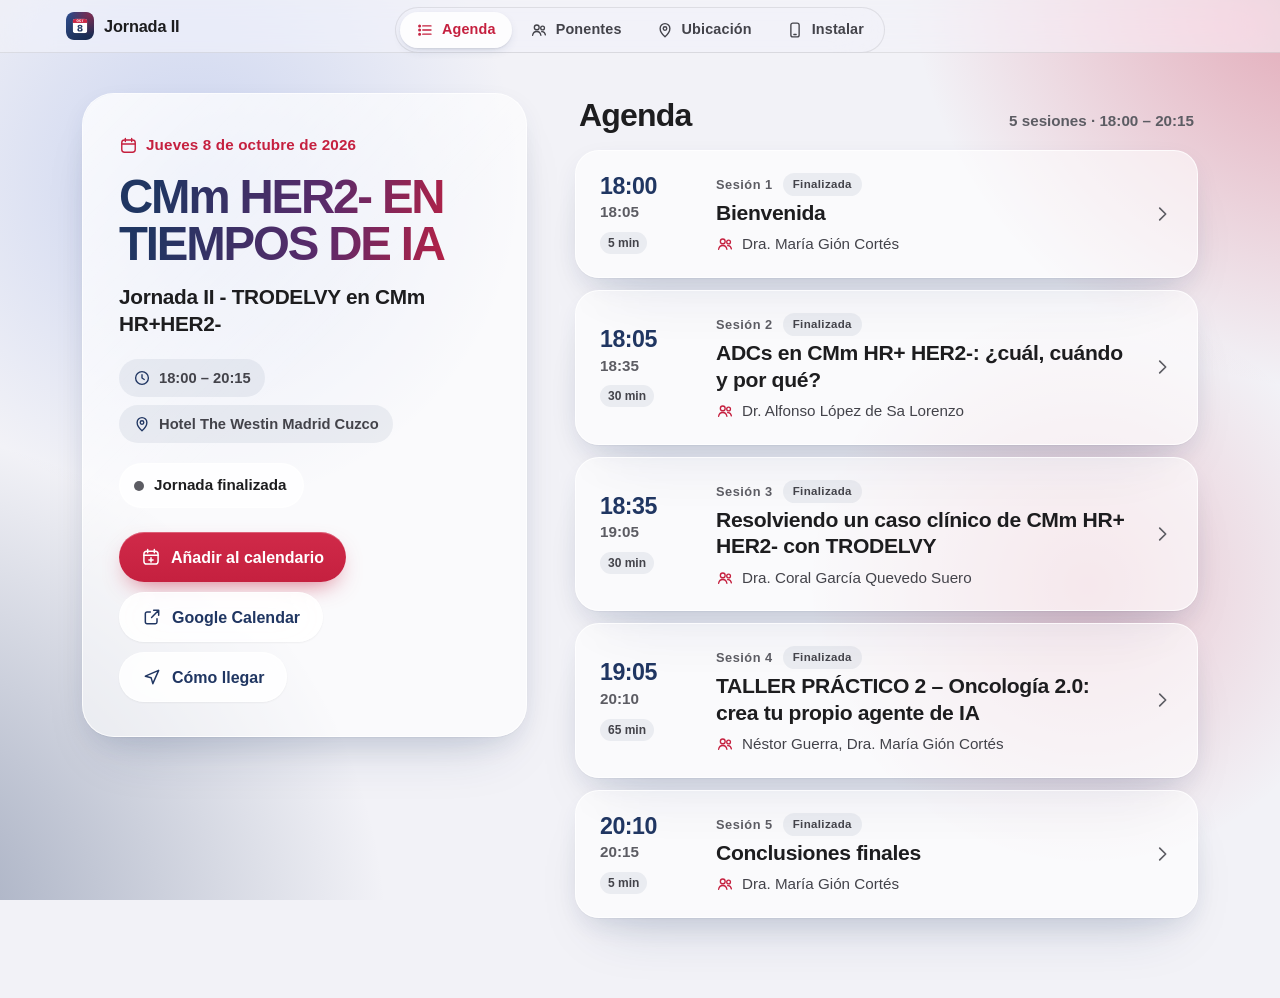
<file: index.html>
<!doctype html>
<html lang="es-ES">
<head>
  <meta charset="utf-8">
  <meta name="viewport" content="width=device-width, initial-scale=1, viewport-fit=cover">
  <title>CMm HER2- EN TIEMPOS DE IA · Jornada II</title>
  <meta name="description" content="Jornada II - TRODELVY en CMm HR+HER2- · Jueves 8 de octubre de 2026 · Hotel The Westin Madrid Cuzco">
  <meta name="robots" content="noindex, nofollow">
  <meta name="color-scheme" content="light dark">
  <meta name="theme-color" content="#f5f5f7" media="(prefers-color-scheme: light)">
  <meta name="theme-color" content="#0a0f1e" media="(prefers-color-scheme: dark)">
  <meta name="mobile-web-app-capable" content="yes">
  <meta name="apple-mobile-web-app-capable" content="yes">
  <meta name="apple-mobile-web-app-title" content="Jornada II">
  <meta name="apple-mobile-web-app-status-bar-style" content="default">
  <meta name="format-detection" content="telephone=no">
  <link rel="manifest" href="manifest.webmanifest">
  <link rel="icon" href="assets/icons/favicon.svg" type="image/svg+xml">
  <link rel="icon" href="assets/icons/favicon-32.png" sizes="32x32" type="image/png">
  <link rel="apple-touch-icon" href="assets/icons/apple-touch-icon.png">
  <link rel="stylesheet" href="assets/css/app.css">
  <script src="assets/js/data.js" defer></script>
  <script src="assets/js/app.js" defer></script>
</head>
<body>
  <a class="skip-link" href="#main">Saltar al contenido</a>

  <svg width="0" height="0" style="position:absolute" aria-hidden="true" focusable="false">
    <defs>
      <symbol id="i-calendar" viewBox="0 0 24 24"><rect x="3.5" y="5" width="17" height="15.5" rx="3.5"/><path d="M3.5 10h17M8 3v4M16 3v4"/></symbol>
      <symbol id="i-calendar-plus" viewBox="0 0 24 24"><rect x="3.5" y="5" width="17" height="15.5" rx="3.5"/><path d="M3.5 10h17M8 3v4M16 3v4M12 13v5M9.5 15.5h5"/></symbol>
      <symbol id="i-clock" viewBox="0 0 24 24"><circle cx="12" cy="12" r="8.5"/><path d="M12 7.5V12l3 2"/></symbol>
      <symbol id="i-pin" viewBox="0 0 24 24"><path d="M12 21s-6.5-5.6-6.5-11a6.5 6.5 0 0 1 13 0c0 5.4-6.5 11-6.5 11z"/><circle cx="12" cy="10" r="2.4"/></symbol>
      <symbol id="i-people" viewBox="0 0 24 24"><circle cx="9" cy="8.5" r="3.2"/><path d="M3.5 19c.6-3.2 2.8-5 5.5-5s4.9 1.8 5.5 5"/><circle cx="16.8" cy="9.3" r="2.5"/><path d="M15.6 14.2c2.4-.3 4.3 1.2 4.9 4.3"/></symbol>
      <symbol id="i-list" viewBox="0 0 24 24"><path d="M9 6.5h11M9 12h11M9 17.5h11"/><circle cx="4.8" cy="6.5" r="1.1"/><circle cx="4.8" cy="12" r="1.1"/><circle cx="4.8" cy="17.5" r="1.1"/></symbol>
      <symbol id="i-phone" viewBox="0 0 24 24"><rect x="6.5" y="2.8" width="11" height="18.4" rx="2.6"/><path d="M10.5 18h3"/></symbol>
      <symbol id="i-chevron-right" viewBox="0 0 24 24"><path d="M9.5 5.5 16 12l-6.5 6.5"/></symbol>
      <symbol id="i-chevron-left" viewBox="0 0 24 24"><path d="M14.5 5.5 8 12l6.5 6.5"/></symbol>
      <symbol id="i-copy" viewBox="0 0 24 24"><rect x="8.5" y="8.5" width="11.5" height="11.5" rx="2.6"/><path d="M15.5 5.6V5a2 2 0 0 0-2-2H6a2 2 0 0 0-2 2v7.5a2 2 0 0 0 2 2h.6"/></symbol>
      <symbol id="i-check" viewBox="0 0 24 24"><path d="m5 12.5 4.5 4.5L19 7.5"/></symbol>
      <symbol id="i-share" viewBox="0 0 24 24"><path d="M12 3v12M7.8 7.2 12 3l4.2 4.2"/><path d="M8.5 10.5H7a2 2 0 0 0-2 2V19a2 2 0 0 0 2 2h10a2 2 0 0 0 2-2v-6.5a2 2 0 0 0-2-2h-1.5"/></symbol>
      <symbol id="i-plus-square" viewBox="0 0 24 24"><rect x="3.5" y="3.5" width="17" height="17" rx="4"/><path d="M12 8v8M8 12h8"/></symbol>
      <symbol id="i-more-h" viewBox="0 0 24 24"><circle cx="5.5" cy="12" r="1.5" fill="currentColor" stroke="none"/><circle cx="12" cy="12" r="1.5" fill="currentColor" stroke="none"/><circle cx="18.5" cy="12" r="1.5" fill="currentColor" stroke="none"/></symbol>
      <symbol id="i-more-v" viewBox="0 0 24 24"><circle cx="12" cy="5.5" r="1.5" fill="currentColor" stroke="none"/><circle cx="12" cy="12" r="1.5" fill="currentColor" stroke="none"/><circle cx="12" cy="18.5" r="1.5" fill="currentColor" stroke="none"/></symbol>
      <symbol id="i-download" viewBox="0 0 24 24"><path d="M12 4v11M7.5 10.5 12 15l4.5-4.5M5 19.5h14"/></symbol>
      <symbol id="i-external" viewBox="0 0 24 24"><path d="M14 4h6v6M20 4l-8.5 8.5"/><path d="M18 14v4a2 2 0 0 1-2 2H6a2 2 0 0 1-2-2V8a2 2 0 0 1 2-2h4"/></symbol>
      <symbol id="i-map" viewBox="0 0 24 24"><path d="M9 4.5 3.5 6.8v12.7L9 17.2l6 2.3 5.5-2.3V4.5L15 6.8z"/><path d="M9 4.5v12.7M15 6.8v12.7"/></symbol>
      <symbol id="i-navigate" viewBox="0 0 24 24"><path d="M20 4 4 11l7 2 2 7z"/></symbol>
      <symbol id="i-offline" viewBox="0 0 24 24"><path d="M3 3l18 18"/><path d="M8.5 16.5a5 5 0 0 1 7 0M5 13a10 10 0 0 1 4-2.4M19 13a10 10 0 0 0-3.2-2.1M2 9.5a15 15 0 0 1 4.4-2.8M22 9.5A15 15 0 0 0 11 5.1"/><circle cx="12" cy="20" r=".8" fill="currentColor"/></symbol>
      <symbol id="i-sparkle" viewBox="0 0 24 24"><path d="M12 3.5c.6 4.3 2.6 6.9 7.5 8.5-4.9 1.6-6.9 4.2-7.5 8.5-.6-4.3-2.6-6.9-7.5-8.5 4.9-1.6 6.9-4.2 7.5-8.5z"/></symbol>
    </defs>
  </svg>

  <div class="backdrop" aria-hidden="true"></div>

  <header class="topbar">
    <div class="topbar-inner">
      <a class="brand" href="#/" aria-label="Inicio: agenda de la jornada">
        <img src="assets/icons/favicon.svg" width="28" height="28" alt="">
        <span class="brand-text">Jornada II</span>
      </a>
      <span class="net-status" id="net-status" hidden>
        <svg class="ico" aria-hidden="true"><use href="#i-offline"/></svg>Sin conexión
      </span>
    </div>
  </header>

  <nav class="tabbar" aria-label="Secciones">
    <ul>
      <li><a href="#/" data-tab="agenda"><svg class="ico" aria-hidden="true"><use href="#i-list"/></svg><span>Agenda</span></a></li>
      <li><a href="#/ponentes" data-tab="ponentes"><svg class="ico" aria-hidden="true"><use href="#i-people"/></svg><span>Ponentes</span></a></li>
      <li><a href="#/ubicacion" data-tab="ubicacion"><svg class="ico" aria-hidden="true"><use href="#i-pin"/></svg><span>Ubicación</span></a></li>
      <li data-install-tab><a href="#/instalar" data-tab="instalar"><svg class="ico" aria-hidden="true"><use href="#i-phone"/></svg><span>Instalar</span></a></li>
    </ul>
  </nav>

  <main id="main" tabindex="-1">
    <noscript>
      <div class="noscript"><h1>CMm HER2- EN TIEMPOS DE IA</h1><p>Jornada II - TRODELVY en CMm HR+HER2-</p><p>Fecha: Jueves 8 de octubre de 2026</p><p>Lugar: Hotel The Westin Madrid Cuzco<br>P.º de la Castellana, 133, Tetuán, 28046 Madrid</p><h2>Agenda</h2><ol><li><strong>18:00 – 18:05 | Bienvenida</strong><br>Dra. María Gión Cortés</li><li><strong>18:05 – 18:35 | ADCs en CMm HR+ HER2-: ¿cuál, cuándo y por qué?</strong><br>Dr. Alfonso López de Sa Lorenzo</li><li><strong>18:35 – 19:05 | Resolviendo un caso clínico de CMm HR+ HER2- con TRODELVY</strong><br>Dra. Coral García Quevedo Suero</li><li><strong>19:05 – 20:10 | TALLER PRÁCTICO 2 – Oncología 2.0: crea tu propio agente de IA</strong><br>Néstor Guerra, Dra. María Gión Cortés</li><li><strong>20:10 – 20:15 | Conclusiones finales</strong><br>Dra. María Gión Cortés</li></ol><h2>Ponentes</h2><ul><li>Dra. María Gión Cortés | Oncología Médica, H.U. Ramón y Cajal</li><li>Dr. Alfonso López de Sa Lorenzo | Oncología Médica, H. Clínico San Carlos</li><li>Dra. Coral García Quevedo Suero | MIR Oncología Médica, H.U. Ramón y Cajal</li><li>Néstor Guerra | Experto en IA y transformación digital aplicable a la Oncología Médica</li></ul></div>
    </noscript>
  </main>

  <div class="toast" id="toast" role="status" aria-live="polite" aria-atomic="true"></div>
</body>
</html>
</file>
<file: assets/css/app.css>
/* Jornada II · CMm HER2- EN TIEMPOS DE IA — estilos */

:root {
  --red: #c5203f;
  --blue: #203662;
  --bg: #f2f2f7;
  --text: #1d1d1f;
  --text-2: #43434a;
  --text-3: #5c5c63;
  --accent-text: #c5203f;
  --blue-text: #203662;
  --focus: #2f5bd3;
  --glass: rgba(255, 255, 255, 0.58);
  --glass-strong: rgba(255, 255, 255, 0.82);
  --glass-border: rgba(255, 255, 255, 0.78);
  --hairline: rgba(29, 29, 31, 0.09);
  --chip: rgba(32, 54, 98, 0.07);
  --shadow: 0 1px 1px rgba(16, 24, 48, 0.04), 0 10px 28px -6px rgba(32, 54, 98, 0.12), 0 30px 60px -28px rgba(32, 54, 98, 0.22);
  --shadow-hover: 0 1px 1px rgba(16, 24, 48, 0.05), 0 16px 36px -8px rgba(32, 54, 98, 0.18), 0 40px 80px -30px rgba(32, 54, 98, 0.28);
  --blur: saturate(180%) blur(24px);
  --r-xl: 32px;
  --r-l: 24px;
  --r-m: 18px;
  --r-s: 12px;
  --tabbar-h: 62px;
  --font: -apple-system, BlinkMacSystemFont, "SF Pro Display", "SF Pro Text", "Helvetica Neue", "Segoe UI", Roboto, Inter, Arial, sans-serif;
  --ease: cubic-bezier(0.2, 0.8, 0.2, 1);
  color-scheme: light dark;
}

@media (prefers-color-scheme: dark) {
  :root {
    --bg: #070b16;
    --text: #f5f5f7;
    --text-2: #d0d0d6;
    --text-3: #a9a9b2;
    --accent-text: #ff7a90;
    --blue-text: #a9bcf0;
    --focus: #9fb4ff;
    --glass: rgba(28, 34, 54, 0.56);
    --glass-strong: rgba(30, 37, 60, 0.82);
    --glass-border: rgba(255, 255, 255, 0.10);
    --hairline: rgba(255, 255, 255, 0.10);
    --chip: rgba(169, 188, 240, 0.12);
    --shadow: 0 1px 1px rgba(0, 0, 0, 0.3), 0 14px 34px -10px rgba(0, 0, 0, 0.55);
    --shadow-hover: 0 1px 1px rgba(0, 0, 0, 0.35), 0 20px 44px -12px rgba(0, 0, 0, 0.65);
  }
}

*, *::before, *::after { box-sizing: border-box; }

html {
  -webkit-text-size-adjust: 100%;
  text-size-adjust: 100%;
  background: var(--bg);
  scroll-padding-top: 80px;
}

body {
  margin: 0;
  min-height: 100vh;
  min-height: 100dvh;
  font-family: var(--font);
  font-size: 17px;
  line-height: 1.5;
  color: var(--text);
  background: transparent;
  -webkit-font-smoothing: antialiased;
  -moz-osx-font-smoothing: grayscale;
  overflow-x: hidden;
  overflow-wrap: break-word;
  -webkit-tap-highlight-color: transparent;
}

img, svg { display: block; max-width: 100%; }
a { color: inherit; }
button { font: inherit; color: inherit; }
h1, h2, h3, p { margin: 0; }
ul, ol { margin: 0; padding: 0; list-style: none; }

.nw { white-space: nowrap; }

.sr-only {
  position: absolute !important;
  width: 1px; height: 1px;
  padding: 0; margin: -1px;
  overflow: hidden; clip: rect(0 0 0 0);
  white-space: nowrap; border: 0;
}

.ico {
  width: 1.25em; height: 1.25em;
  flex: none;
  fill: none;
  stroke: currentColor;
  stroke-width: 1.8;
  stroke-linecap: round;
  stroke-linejoin: round;
}

:focus-visible {
  outline: 3px solid var(--focus);
  outline-offset: 3px;
  border-radius: 10px;
}
main:focus, [tabindex="-1"]:focus { outline: none; }
[tabindex="-1"]:focus-visible { outline: 3px solid var(--focus); outline-offset: 6px; }

.skip-link {
  position: fixed;
  left: 12px; top: 12px;
  z-index: 100;
  padding: 12px 18px;
  border-radius: 999px;
  background: var(--blue);
  color: #fff;
  font-weight: 600;
  text-decoration: none;
  transform: translateY(-160%);
  transition: transform 0.2s var(--ease);
}
.skip-link:focus { transform: translateY(env(safe-area-inset-top, 0)); }

/* Fondo con color difuso */
.backdrop {
  position: fixed;
  inset: 0;
  z-index: -1;
  pointer-events: none;
  background:
    radial-gradient(55vmax 55vmax at 105% -5%, rgba(197, 32, 63, 0.40), transparent 62%),
    radial-gradient(65vmax 65vmax at -10% 105%, rgba(32, 54, 98, 0.42), transparent 62%),
    radial-gradient(40vmax 40vmax at 15% 20%, rgba(110, 140, 220, 0.30), transparent 64%),
    radial-gradient(34vmax 34vmax at 85% 65%, rgba(197, 32, 63, 0.20), transparent 64%),
    var(--bg);
}
@media (prefers-color-scheme: dark) {
  .backdrop {
    background:
      radial-gradient(55vmax 55vmax at 105% -5%, rgba(197, 32, 63, 0.42), transparent 62%),
      radial-gradient(65vmax 65vmax at -10% 105%, rgba(52, 84, 160, 0.50), transparent 62%),
      radial-gradient(38vmax 38vmax at 20% 18%, rgba(70, 100, 190, 0.22), transparent 64%),
      radial-gradient(30vmax 30vmax at 80% 70%, rgba(197, 32, 63, 0.16), transparent 64%),
      var(--bg);
  }
}

/* Cristal */
.glass {
  background: var(--glass);
  -webkit-backdrop-filter: var(--blur);
  backdrop-filter: var(--blur);
  border: 1px solid var(--glass-border);
  box-shadow: var(--shadow);
}
@supports not ((backdrop-filter: blur(1px)) or (-webkit-backdrop-filter: blur(1px))) {
  .glass, .topbar, .tabbar { background: var(--glass-strong) !important; }
}

/* Barra superior */
.topbar {
  position: sticky;
  top: 0;
  z-index: 20;
  padding-top: env(safe-area-inset-top, 0);
  background: color-mix(in srgb, var(--bg) 62%, transparent);
  -webkit-backdrop-filter: var(--blur);
  backdrop-filter: var(--blur);
  border-bottom: 1px solid var(--hairline);
}
.topbar-inner {
  display: flex;
  align-items: center;
  justify-content: space-between;
  gap: 12px;
  max-width: 1180px;
  height: 52px;
  margin: 0 auto;
  padding: 0 max(16px, env(safe-area-inset-right, 0)) 0 max(16px, env(safe-area-inset-left, 0));
}
.brand {
  display: inline-flex;
  align-items: center;
  gap: 10px;
  min-height: 44px;
  text-decoration: none;
  font-weight: 700;
  font-size: 1.02rem;
  letter-spacing: -0.01em;
}
.brand img { border-radius: 8px; }
.net-status {
  display: inline-flex;
  align-items: center;
  gap: 6px;
  padding: 6px 12px;
  border-radius: 999px;
  background: var(--chip);
  color: var(--text-2);
  font-size: 0.82rem;
  font-weight: 600;
}
.net-status[hidden] { display: none; }

/* Barra de pestañas (abajo en móvil, arriba en escritorio) */
.tabbar {
  position: fixed;
  left: 0; right: 0; bottom: 0;
  z-index: 30;
  padding: 6px max(8px, env(safe-area-inset-right, 0)) calc(6px + env(safe-area-inset-bottom, 0)) max(8px, env(safe-area-inset-left, 0));
  background: color-mix(in srgb, var(--bg) 66%, transparent);
  -webkit-backdrop-filter: var(--blur);
  backdrop-filter: var(--blur);
  border-top: 1px solid var(--hairline);
}
.tabbar ul {
  display: flex;
  justify-content: space-around;
  max-width: 560px;
  margin: 0 auto;
}
.tabbar li { flex: 1 1 0; min-width: 0; }
.tabbar li[hidden] { display: none; }
.tabbar a {
  display: flex;
  flex-direction: column;
  align-items: center;
  justify-content: center;
  gap: 2px;
  min-height: 50px;
  padding: 4px 2px;
  border-radius: 14px;
  color: var(--text-3);
  text-decoration: none;
  font-size: 0.72rem;
  font-weight: 600;
  letter-spacing: 0.01em;
  transition: color 0.2s var(--ease), background-color 0.2s var(--ease);
}
.tabbar a .ico { width: 26px; height: 26px; }
.tabbar a[aria-current="page"] { color: var(--accent-text); }
.tabbar a span { max-width: 100%; overflow: hidden; text-overflow: ellipsis; white-space: nowrap; }

@media (min-width: 900px) {
  .tabbar {
    left: 50%;
    right: auto;
    bottom: auto;
    top: calc(env(safe-area-inset-top, 0) + 7px);
    transform: translateX(-50%);
    padding: 4px;
    border: 1px solid var(--hairline);
    border-radius: 999px;
    background: color-mix(in srgb, var(--bg) 50%, transparent);
  }
  .tabbar ul { gap: 2px; max-width: none; }
  .tabbar li { flex: none; }
  .tabbar a {
    flex-direction: row;
    gap: 8px;
    min-height: 36px;
    padding: 0 16px;
    border-radius: 999px;
    font-size: 0.9rem;
    color: var(--text-2);
  }
  .tabbar a .ico { width: 18px; height: 18px; }
  .tabbar a:hover { color: var(--text); }
  .tabbar a[aria-current="page"] {
    background: var(--glass-strong);
    color: var(--accent-text);
    box-shadow: 0 1px 2px rgba(0, 0, 0, 0.08), 0 4px 12px -4px rgba(32, 54, 98, 0.2);
  }
}

/* Contenedor principal */
main {
  display: block;
  max-width: 1180px;
  margin: 0 auto;
  overflow-wrap: anywhere;
  padding: 20px max(16px, env(safe-area-inset-right, 0)) calc(var(--tabbar-h) + env(safe-area-inset-bottom, 0) + 32px) max(16px, env(safe-area-inset-left, 0));
}
@media (min-width: 900px) {
  main { padding: 40px 32px 80px; }
}

.view { animation: view-in 0.45s var(--ease) both; }
@keyframes view-in {
  from { opacity: 0; transform: translateY(10px); }
  to { opacity: 1; transform: none; }
}

/* Tipografía */
.eyebrow {
  display: inline-flex;
  align-items: center;
  gap: 8px;
  color: var(--accent-text);
  font-weight: 700;
  font-size: 0.95rem;
  letter-spacing: 0.01em;
}
.page-title {
  font-size: clamp(2.3rem, 7.5vw, 3.6rem);
  font-weight: 800;
  letter-spacing: -0.035em;
  line-height: 1.04;
  margin-top: 6px;
}
.lead {
  margin-top: 12px;
  font-size: clamp(1.05rem, 2.6vw, 1.25rem);
  color: var(--text-2);
  max-width: 46ch;
}
.section-title {
  font-size: clamp(1.5rem, 4.4vw, 2rem);
  font-weight: 750;
  letter-spacing: -0.025em;
  line-height: 1.15;
}
.label {
  font-size: 0.8rem;
  font-weight: 700;
  letter-spacing: 0.06em;
  text-transform: uppercase;
  color: var(--text-3);
}

/* Botones */
.btn {
  display: inline-flex;
  align-items: center;
  justify-content: center;
  gap: 10px;
  min-height: 50px;
  padding: 12px 22px;
  border: 0;
  border-radius: 999px;
  font-size: 1rem;
  font-weight: 650;
  line-height: 1.2;
  text-align: center;
  text-decoration: none;
  cursor: pointer;
  transition: transform 0.18s var(--ease), box-shadow 0.2s var(--ease), background-color 0.2s var(--ease), filter 0.2s var(--ease);
  -webkit-user-select: none;
  user-select: none;
}
.btn:active { transform: scale(0.97); }
.btn-primary {
  background: linear-gradient(180deg, #d02a49, var(--red));
  color: #fff;
  box-shadow: 0 1px 0 rgba(255, 255, 255, 0.25) inset, 0 10px 24px -10px rgba(197, 32, 63, 0.7);
}
.btn-primary:hover { filter: brightness(1.06); }
.btn-blue {
  background: linear-gradient(180deg, #2a4478, var(--blue));
  color: #fff;
  box-shadow: 0 1px 0 rgba(255, 255, 255, 0.18) inset, 0 10px 24px -12px rgba(32, 54, 98, 0.8);
}
.btn-blue:hover { filter: brightness(1.12); }
.btn-glass {
  background: var(--glass-strong);
  color: var(--blue-text);
  border: 1px solid var(--glass-border);
  box-shadow: 0 1px 2px rgba(0, 0, 0, 0.05);
  -webkit-backdrop-filter: var(--blur);
  backdrop-filter: var(--blur);
}
.btn-glass:hover { box-shadow: var(--shadow); }
.btn[disabled], .btn[aria-disabled="true"] { opacity: 0.55; cursor: not-allowed; }
.btn .ico { width: 20px; height: 20px; }
.btn-row { display: flex; flex-wrap: wrap; gap: 10px; }
.btn-row .btn { flex: 1 1 auto; }
@media (min-width: 560px) { .btn-row .btn { flex: 0 1 auto; } }

.chip {
  display: inline-flex;
  align-items: center;
  gap: 8px;
  padding: 8px 14px;
  border-radius: 999px;
  background: var(--chip);
  color: var(--text-2);
  font-size: 0.92rem;
  font-weight: 600;
  max-width: 100%;
}
.chip .ico { width: 18px; height: 18px; color: var(--blue-text); }
.chips { display: flex; flex-wrap: wrap; gap: 8px; }

/* Agenda: portada + cronología */
.agenda-layout { display: grid; grid-template-columns: minmax(0, 1fr); gap: 28px; }
@media (min-width: 1000px) {
  .agenda-layout { grid-template-columns: minmax(0, 5fr) minmax(0, 7fr); gap: 48px; align-items: start; }
  .agenda-layout .hero-title { font-size: clamp(2.6rem, 3.7vw, 3.7rem); }
  .agenda-layout .hero-sub { font-size: 1.3rem; }
}
@media (min-width: 1000px) and (min-height: 820px) {
  .agenda-layout > .hero { position: sticky; top: 92px; }
}

.hero {
  position: relative;
  padding: 28px 22px 24px;
  border-radius: var(--r-xl);
  overflow: hidden;
}
.hero::after {
  content: "";
  position: absolute;
  inset: 0;
  border-radius: inherit;
  pointer-events: none;
  background: linear-gradient(135deg, rgba(255, 255, 255, 0.55), rgba(255, 255, 255, 0) 45%);
  mix-blend-mode: soft-light;
}
@media (min-width: 600px) { .hero { padding: 40px 36px 34px; } }
.hero > * { position: relative; z-index: 1; }

.hero-title {
  margin-top: 12px;
  font-size: clamp(2.5rem, 9.5vw, 4.6rem);
  font-weight: 850;
  letter-spacing: -0.045em;
  line-height: 0.98;
  color: var(--blue-text);
  background: linear-gradient(100deg, var(--blue) 10%, #5a2a6a 55%, var(--red) 95%);
  -webkit-background-clip: text;
  background-clip: text;
  -webkit-text-fill-color: transparent;
}
@media (prefers-color-scheme: dark) {
  .hero-title { background-image: linear-gradient(100deg, #b9c9ff 5%, #e3b4d8 55%, #ff8aa0 95%); }
}
@media (forced-colors: active) {
  .hero-title { background: none; -webkit-text-fill-color: CanvasText; color: CanvasText; }
}
.hero-sub {
  margin-top: 16px;
  font-size: clamp(1.15rem, 3.6vw, 1.5rem);
  font-weight: 650;
  letter-spacing: -0.015em;
  line-height: 1.3;
  color: var(--text);
}
.hero .chips { margin-top: 22px; }
.hero .btn-row { margin-top: 24px; }

.status {
  display: inline-flex;
  align-items: center;
  gap: 10px;
  margin-top: 20px;
  padding: 10px 16px 10px 14px;
  border-radius: 999px;
  background: var(--glass-strong);
  border: 1px solid var(--glass-border);
  font-weight: 650;
  font-size: 0.95rem;
  max-width: 100%;
}
.status .dot {
  width: 10px; height: 10px;
  border-radius: 50%;
  background: var(--blue);
  flex: none;
}
@media (prefers-color-scheme: dark) { .status .dot { background: var(--blue-text); } }
.status[data-state="live"] .dot { background: var(--red); animation: pulse 1.6s ease-out infinite; }
.status[data-state="done"] .dot { background: var(--text-3); }
@keyframes pulse {
  0% { box-shadow: 0 0 0 0 rgba(197, 32, 63, 0.55); }
  100% { box-shadow: 0 0 0 12px rgba(197, 32, 63, 0); }
}

.agenda-head {
  display: flex;
  flex-wrap: wrap;
  align-items: baseline;
  justify-content: space-between;
  gap: 4px 16px;
  margin: 4px 4px 16px;
}
.agenda-head p { color: var(--text-3); font-weight: 600; font-size: 0.95rem; }

.timeline { display: grid; gap: 12px; counter-reset: s; }
.session-card {
  position: relative;
  display: grid;
  grid-template-columns: 72px minmax(0, 1fr) 22px;
  gap: 14px;
  align-items: center;
  padding: 18px 16px 18px 18px;
  border-radius: var(--r-l);
  text-decoration: none;
  transition: transform 0.25s var(--ease), box-shadow 0.25s var(--ease), border-color 0.25s var(--ease);
}
@media (min-width: 600px) {
  .session-card { grid-template-columns: 96px minmax(0, 1fr) 24px; gap: 20px; padding: 22px 22px 22px 24px; }
}
.session-card:hover { transform: translateY(-2px); box-shadow: var(--shadow-hover); }
.session-card:active { transform: scale(0.985); }
.session-time { display: grid; gap: 2px; align-content: start; font-variant-numeric: tabular-nums; }
.session-time .start { font-size: 1.45rem; font-weight: 750; letter-spacing: -0.02em; line-height: 1.1; color: var(--blue-text); }
.session-time .end { font-size: 0.95rem; font-weight: 600; color: var(--text-3); }
.session-time .dur {
  justify-self: start;
  margin-top: 6px;
  padding: 2px 8px;
  border-radius: 999px;
  background: var(--chip);
  font-size: 0.75rem;
  font-weight: 700;
  color: var(--text-2);
  white-space: nowrap;
}
.session-body { min-width: 0; }
.session-kicker {
  display: flex;
  flex-wrap: wrap;
  align-items: center;
  gap: 6px 10px;
  font-size: 0.8rem;
  font-weight: 700;
  letter-spacing: 0.04em;
  color: var(--text-3);
}
.session-title {
  margin-top: 4px;
  font-size: clamp(1.12rem, 3.4vw, 1.32rem);
  font-weight: 700;
  letter-spacing: -0.015em;
  line-height: 1.25;
}
.session-speakers {
  display: flex;
  align-items: flex-start;
  gap: 8px;
  margin-top: 8px;
  color: var(--text-2);
  font-size: 0.95rem;
  line-height: 1.35;
}
.session-speakers .ico { width: 18px; height: 18px; margin-top: 1px; color: var(--accent-text); }
.session-card > .ico { width: 22px; height: 22px; color: var(--text-3); transition: transform 0.25s var(--ease); }
.session-card:hover > .ico { transform: translateX(3px); }

.badge {
  display: inline-flex;
  align-items: center;
  gap: 6px;
  padding: 3px 10px;
  border-radius: 999px;
  font-size: 0.72rem;
  font-weight: 750;
  letter-spacing: 0.03em;
  white-space: nowrap;
}
.badge-live { background: var(--red); color: #fff; }
.badge-next { background: var(--blue); color: #fff; }
.badge-done { background: var(--chip); color: var(--text-2); }
@media (prefers-color-scheme: dark) { .badge-next { background: #3a5aa8; } }

.session-card[data-state="live"] { border-color: rgba(197, 32, 63, 0.7); box-shadow: 0 0 0 1px rgba(197, 32, 63, 0.55), var(--shadow-hover); }

/* Detalle de sesión */
.detail-top {
  display: flex;
  flex-wrap: wrap;
  align-items: center;
  justify-content: space-between;
  gap: 12px;
  margin-bottom: 16px;
}
.back-link {
  display: inline-flex;
  align-items: center;
  gap: 2px;
  min-height: 44px;
  padding: 0 14px 0 6px;
  border-radius: 999px;
  color: var(--accent-text);
  font-weight: 650;
  text-decoration: none;
}
.back-link .ico { width: 24px; height: 24px; }
.back-link:hover { background: var(--chip); }

.stepper ol { display: flex; gap: 6px; }
.stepper a {
  display: grid;
  place-items: center;
  width: 32px; height: 32px;
  border-radius: 50%;
  font-size: 0.82rem;
  font-weight: 700;
  font-variant-numeric: tabular-nums;
  color: var(--text-2);
  text-decoration: none;
  background: var(--chip);
  transition: background-color 0.2s var(--ease), color 0.2s var(--ease), transform 0.2s var(--ease);
}
.stepper a:hover { transform: scale(1.08); }
.stepper a[aria-current="step"] { background: var(--red); color: #fff; }
@media (max-width: 360px) { .stepper a { width: 28px; height: 28px; } }

.detail {
  padding: 28px 22px;
  border-radius: var(--r-xl);
}
@media (min-width: 700px) { .detail { padding: 44px 48px; } }
.detail-kicker { display: flex; flex-wrap: wrap; align-items: center; gap: 8px 12px; }
.detail-time {
  margin-top: 14px;
  font-size: clamp(2.5rem, 11vw, 4.6rem);
  font-weight: 800;
  letter-spacing: -0.04em;
  line-height: 1;
  font-variant-numeric: tabular-nums;
  color: var(--blue-text);
}
.detail-time .sep { color: var(--accent-text); font-weight: 600; padding: 0 0.08em; }
.detail-title {
  margin-top: 18px;
  font-size: clamp(1.75rem, 5.6vw, 3rem);
  font-weight: 780;
  letter-spacing: -0.03em;
  line-height: 1.1;
  max-width: 24ch;
}
.detail-grid { display: grid; grid-template-columns: minmax(0, 1fr); gap: 28px; margin-top: 32px; }
@media (min-width: 860px) { .detail-grid { grid-template-columns: minmax(0, 3fr) minmax(0, 2fr); gap: 36px; } }
.detail-grid h2 { margin-bottom: 12px; }

.person-list { display: grid; gap: 10px; }
.person {
  display: flex;
  align-items: center;
  gap: 14px;
  padding: 14px 16px;
  border-radius: var(--r-m);
  background: var(--glass-strong);
  border: 1px solid var(--glass-border);
  text-decoration: none;
  transition: transform 0.2s var(--ease), box-shadow 0.2s var(--ease);
}
a.person:hover { transform: translateY(-1px); box-shadow: var(--shadow); }
.avatar {
  display: grid;
  place-items: center;
  flex: none;
  width: 48px; height: 48px;
  border-radius: 50%;
  background: linear-gradient(140deg, var(--blue), #4a3a78 55%, var(--red));
  color: #fff;
  font-weight: 750;
  font-size: 1rem;
  letter-spacing: 0.02em;
}
.person-name { display: block; font-weight: 700; font-size: 1.05rem; line-height: 1.3; }
.person-role { display: block; margin-top: 2px; color: var(--text-2); font-size: 0.93rem; line-height: 1.35; }
.person > .ico { margin-left: auto; color: var(--text-3); width: 20px; height: 20px; }

.place-box {
  display: flex;
  gap: 12px;
  padding: 16px;
  border-radius: var(--r-m);
  background: var(--glass-strong);
  border: 1px solid var(--glass-border);
}
.place-box > .ico { width: 24px; height: 24px; color: var(--accent-text); margin-top: 2px; }
.place-box strong { display: block; font-size: 1.05rem; line-height: 1.3; }
.place-box span { display: block; margin-top: 2px; color: var(--text-2); font-size: 0.95rem; }
.place-box a { display: inline-block; margin-top: 8px; color: var(--accent-text); font-weight: 650; font-size: 0.95rem; text-underline-offset: 3px; }

.detail-actions { margin-top: 32px; }
.kbd-hint { margin-top: 18px; color: var(--text-3); font-size: 0.85rem; }
.kbd-hint kbd {
  display: inline-block;
  min-width: 1.7em;
  padding: 1px 6px;
  border-radius: 6px;
  border: 1px solid var(--hairline);
  background: var(--glass-strong);
  font-family: inherit;
  font-size: 0.8rem;
  text-align: center;
}
@media (hover: none) { .kbd-hint { display: none; } }

.pager {
  display: grid;
  grid-template-columns: minmax(0, 1fr) minmax(0, 1fr);
  gap: 12px;
  margin-top: 16px;
}
.pager a {
  display: flex;
  align-items: center;
  gap: 10px;
  min-height: 84px;
  padding: 16px;
  border-radius: var(--r-l);
  text-decoration: none;
  transition: transform 0.2s var(--ease), box-shadow 0.2s var(--ease);
}
.pager a:hover { transform: translateY(-2px); box-shadow: var(--shadow-hover); }
.pager a.next { justify-content: flex-end; text-align: right; }
.pager .ico { width: 24px; height: 24px; color: var(--accent-text); }
.pager-text { min-width: 0; }
.pager-text small { display: block; font-size: 0.78rem; font-weight: 700; letter-spacing: 0.04em; color: var(--text-3); }
.pager-text > span {
  display: block;
  margin-top: 2px;
  font-weight: 650;
  line-height: 1.3;
  font-size: 0.98rem;
}
@media (max-width: 420px) {
  .pager { grid-template-columns: minmax(0, 1fr); }
}

/* Ponentes */
.page-head { margin: 8px 4px 24px; }
.people-grid { display: grid; grid-template-columns: minmax(0, 1fr); gap: 16px; }
@media (min-width: 820px) { .people-grid { grid-template-columns: repeat(2, minmax(0, 1fr)); gap: 20px; } }
.person-card {
  padding: 24px 22px;
  border-radius: var(--r-xl);
  scroll-margin-top: 90px;
}
@media (min-width: 600px) { .person-card { padding: 30px; } }
.person-card .avatar { width: 64px; height: 64px; font-size: 1.3rem; }
.person-card h2 {
  margin-top: 16px;
  font-size: clamp(1.35rem, 4vw, 1.65rem);
  font-weight: 750;
  letter-spacing: -0.02em;
  line-height: 1.2;
}
.person-card .role { margin-top: 6px; color: var(--text-2); font-size: 1rem; line-height: 1.45; }
.person-card .label { margin-top: 20px; display: block; }
.person-card .sessions { display: grid; gap: 8px; margin-top: 10px; }
.mini-session {
  display: grid;
  grid-template-columns: auto minmax(0, 1fr) auto;
  gap: 12px;
  align-items: center;
  padding: 12px 14px;
  border-radius: var(--r-s);
  background: var(--glass-strong);
  border: 1px solid var(--glass-border);
  text-decoration: none;
  transition: transform 0.2s var(--ease);
}
.mini-session:hover { transform: translateX(2px); }
.mini-session time { font-weight: 750; color: var(--blue-text); font-variant-numeric: tabular-nums; white-space: nowrap; }
.mini-session span { font-weight: 600; line-height: 1.3; font-size: 0.95rem; }
.mini-session .ico { width: 18px; height: 18px; color: var(--text-3); }
.person-card.is-target { box-shadow: 0 0 0 2px var(--red), var(--shadow-hover); }

/* Ubicación */
.place-layout { display: grid; grid-template-columns: minmax(0, 1fr); gap: 16px; }
@media (min-width: 960px) { .place-layout { grid-template-columns: minmax(0, 5fr) minmax(0, 6fr); gap: 24px; align-items: start; } }
.place-card { padding: 26px 22px; border-radius: var(--r-xl); }
@media (min-width: 600px) { .place-card { padding: 34px; } }
.place-card h2 {
  margin-top: 8px;
  font-size: clamp(1.7rem, 5.4vw, 2.5rem);
  font-weight: 800;
  letter-spacing: -0.035em;
  line-height: 1.08;
}
.address {
  margin-top: 14px;
  font-size: clamp(1.1rem, 3.2vw, 1.3rem);
  font-weight: 550;
  line-height: 1.4;
  color: var(--text);
  -webkit-user-select: text;
  user-select: text;
}
.place-when { margin-top: 18px; }
.place-card .btn-row { margin-top: 22px; }
.maps-links { display: grid; gap: 10px; margin-top: 18px; }
@media (min-width: 520px) and (max-width: 959px) { .maps-links { grid-template-columns: repeat(3, minmax(0, 1fr)); } }
.map-link {
  display: flex;
  align-items: center;
  gap: 12px;
  min-height: 56px;
  padding: 12px 16px;
  border-radius: var(--r-m);
  background: var(--glass-strong);
  border: 1px solid var(--glass-border);
  text-decoration: none;
  font-weight: 650;
  transition: transform 0.2s var(--ease), box-shadow 0.2s var(--ease);
}
.map-link:hover { transform: translateY(-1px); box-shadow: var(--shadow); }
.map-link .ico { width: 22px; height: 22px; color: var(--accent-text); }
.map-link .ext { margin-left: auto; width: 16px; height: 16px; color: var(--text-3); }

.map-card { border-radius: var(--r-xl); overflow: hidden; }
.map-frame {
  position: relative;
  aspect-ratio: 4 / 3;
  min-height: 260px;
  max-height: 70vh;
  width: 100%;
}
@media (min-width: 960px) { .map-frame { aspect-ratio: auto; height: 560px; max-height: none; } }
.map-frame iframe { position: absolute; inset: 0; width: 100%; height: 100%; border: 0; }
.map-placeholder {
  position: absolute;
  inset: 0;
  display: grid;
  place-items: center;
  align-content: center;
  gap: 14px;
  padding: 24px;
  text-align: center;
  background:
    linear-gradient(var(--hairline) 1px, transparent 1px) 0 0 / 40px 40px,
    linear-gradient(90deg, var(--hairline) 1px, transparent 1px) 0 0 / 40px 40px,
    radial-gradient(circle at 50% 45%, rgba(197, 32, 63, 0.16), transparent 55%);
}
.map-placeholder .pin {
  display: grid;
  place-items: center;
  width: 64px; height: 64px;
  border-radius: 50% 50% 50% 6px;
  transform: rotate(-45deg);
  background: linear-gradient(140deg, #d93558, var(--red));
  box-shadow: 0 14px 28px -10px rgba(197, 32, 63, 0.8);
}
.map-placeholder .pin .ico { transform: rotate(45deg); color: #fff; width: 28px; height: 28px; }
.map-placeholder p { max-width: 34ch; color: var(--text-2); font-size: 0.95rem; }
.map-caption { border-top: 1px solid var(--hairline); }
.map-caption a {
  display: flex;
  align-items: center;
  justify-content: center;
  gap: 8px;
  min-height: 52px;
  padding: 10px 16px;
  color: var(--blue-text);
  font-weight: 650;
  font-size: 0.95rem;
  text-decoration: none;
}
.map-caption a:hover { text-decoration: underline; text-underline-offset: 3px; }
.map-caption .ico { width: 18px; height: 18px; }

/* Instalar */
.install-layout { display: grid; grid-template-columns: minmax(0, 1fr); gap: 16px; max-width: 860px; }
.install-card { padding: 24px 20px; border-radius: var(--r-xl); }
@media (min-width: 600px) { .install-card { padding: 32px; } }
.ready {
  display: flex;
  align-items: center;
  gap: 12px;
  padding: 14px 16px;
  border-radius: var(--r-m);
  background: var(--glass-strong);
  border: 1px solid var(--glass-border);
  font-weight: 600;
}
.ready .ico { width: 24px; height: 24px; color: var(--text-3); }
.ready[data-ok="true"] .ico { color: #1f8f4e; }
@media (prefers-color-scheme: dark) { .ready[data-ok="true"] .ico { color: #4cd387; } }

.segmented {
  display: grid;
  grid-template-columns: minmax(0, 1fr) minmax(0, 1fr);
  gap: 4px;
  padding: 4px;
  border-radius: 14px;
  background: var(--chip);
}
.segmented [role="tab"] {
  min-height: 44px;
  border: 0;
  border-radius: 11px;
  background: transparent;
  font-weight: 650;
  font-size: 1rem;
  color: var(--text-2);
  cursor: pointer;
  transition: background-color 0.2s var(--ease), box-shadow 0.2s var(--ease), color 0.2s var(--ease);
}
.segmented [role="tab"][aria-selected="true"] {
  background: var(--glass-strong);
  color: var(--text);
  box-shadow: 0 1px 2px rgba(0, 0, 0, 0.08), 0 4px 12px -6px rgba(32, 54, 98, 0.35);
}
.steps { display: grid; gap: 12px; margin-top: 20px; counter-reset: step; }
.steps li {
  position: relative;
  display: grid;
  grid-template-columns: 40px minmax(0, 1fr);
  gap: 14px;
  align-items: start;
  padding: 14px 16px;
  border-radius: var(--r-m);
  background: var(--glass-strong);
  border: 1px solid var(--glass-border);
  counter-increment: step;
}
.steps li::before {
  content: counter(step);
  display: grid;
  place-items: center;
  width: 36px; height: 36px;
  border-radius: 50%;
  background: var(--blue);
  color: #fff;
  font-weight: 750;
}
@media (prefers-color-scheme: dark) { .steps li::before { background: #3a5aa8; } }
.steps p { font-size: 1.02rem; line-height: 1.5; padding-top: 5px; }
.steps .kbd-ico {
  display: inline-flex;
  align-items: center;
  justify-content: center;
  vertical-align: -0.35em;
  width: 1.75em; height: 1.75em;
  margin: 0 2px;
  border-radius: 8px;
  background: var(--chip);
  color: var(--accent-text);
}
.steps .kbd-ico .ico { width: 1.15em; height: 1.15em; }
.steps strong { font-weight: 700; }
.note { margin-top: 16px; color: var(--text-2); font-size: 0.95rem; }

/* Aviso flotante */
.toast {
  position: fixed;
  left: 50%;
  bottom: calc(var(--tabbar-h) + env(safe-area-inset-bottom, 0) + 18px);
  z-index: 40;
  display: flex;
  align-items: center;
  gap: 12px;
  max-width: calc(100vw - 32px);
  padding: 12px 18px;
  border-radius: 999px;
  background: rgba(29, 29, 31, 0.86);
  color: #fff;
  -webkit-backdrop-filter: var(--blur);
  backdrop-filter: var(--blur);
  box-shadow: 0 16px 40px -12px rgba(0, 0, 0, 0.5);
  font-weight: 600;
  font-size: 0.95rem;
  opacity: 0;
  pointer-events: none;
  transform: translate(-50%, 16px);
  transition: opacity 0.25s var(--ease), transform 0.3s var(--ease);
}
.toast.show { opacity: 1; transform: translate(-50%, 0); pointer-events: auto; }
.toast:empty { display: none; }
.toast button {
  min-height: 36px;
  padding: 6px 14px;
  border: 0;
  border-radius: 999px;
  background: #fff;
  color: #1d1d1f;
  font-weight: 700;
  cursor: pointer;
}
@media (min-width: 900px) { .toast { bottom: 28px; } }

.noscript { padding: 24px; border-radius: var(--r-l); background: var(--glass-strong); }
.noscript h1 { font-size: 2rem; line-height: 1.1; }
.noscript h2 { margin-top: 20px; font-size: 1.2rem; }
.noscript li { margin-top: 10px; }

@media (prefers-reduced-motion: reduce) {
  *, *::before, *::after {
    animation-duration: 0.001ms !important;
    animation-iteration-count: 1 !important;
    transition-duration: 0.001ms !important;
    scroll-behavior: auto !important;
  }
}

@media print {
  .tabbar, .topbar, .backdrop, .toast, .btn, .btn-row, .pager, .stepper, .map-card { display: none !important; }
  body, html { background: #fff; color: #000; }
  .glass { box-shadow: none; border: 1px solid #ccc; background: #fff; }
  main { padding: 0; }
  .hero-title { -webkit-text-fill-color: #000; background: none; color: #000; }
}
</file>
